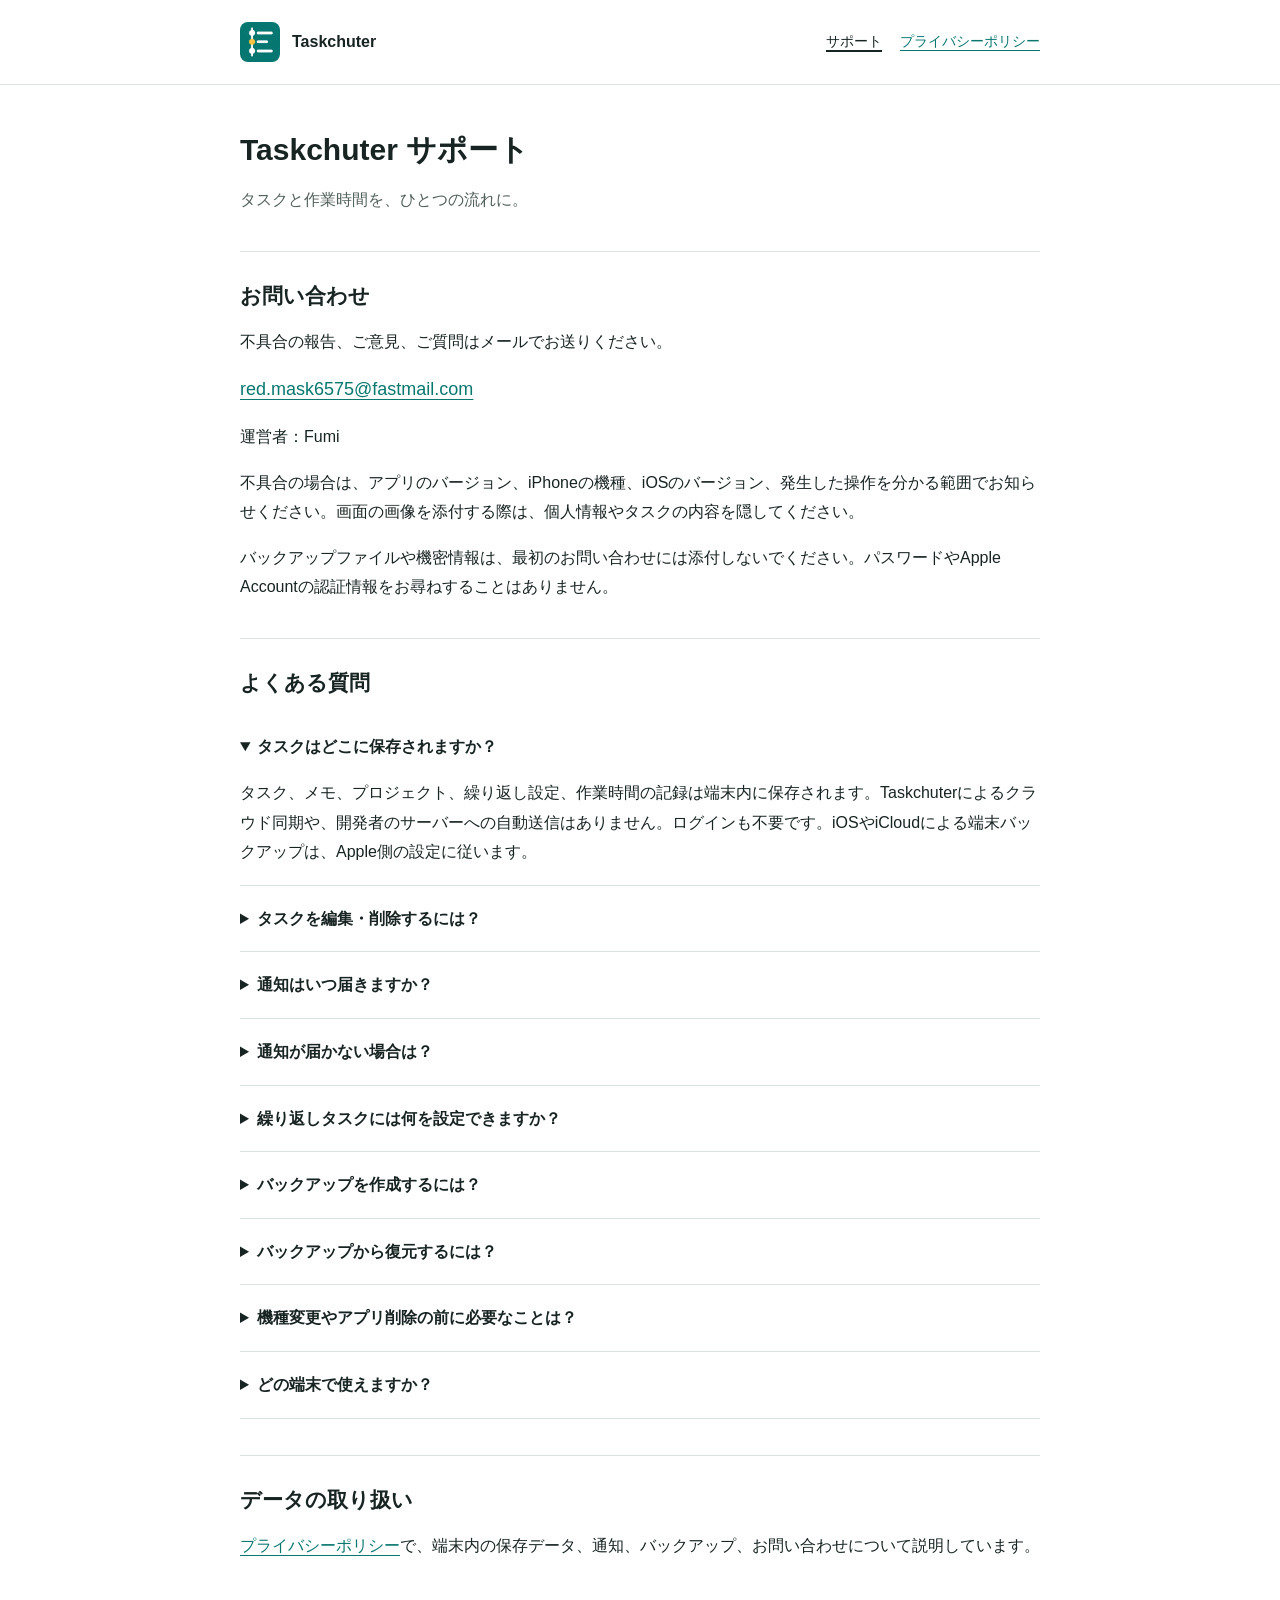
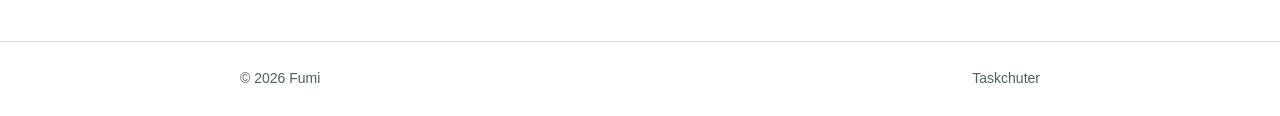
<file: index.html>
<!doctype html>
<html lang="ja">
<head>
  <meta charset="utf-8">
  <meta name="viewport" content="width=device-width, initial-scale=1">
  <meta name="description" content="Taskchuterの問い合わせ窓口と、通知・繰り返しタスク・バックアップに関するサポート情報。">
  <title>Taskchuter サポート</title>
  <link rel="icon" href="assets/app-icon.png">
  <link rel="stylesheet" href="styles.css">
</head>
<body>
  <header class="site-header">
    <div class="wrap header-inner">
      <a class="brand" href="index.html"><img src="assets/app-icon.png" alt="" width="40" height="40">Taskchuter</a>
      <nav aria-label="ページ"><a href="index.html" aria-current="page">サポート</a><a href="privacy/index.html">プライバシーポリシー</a></nav>
    </div>
  </header>
  <main class="wrap">
    <h1>Taskchuter サポート</h1>
    <p class="muted">タスクと作業時間を、ひとつの流れに。</p>
    <section aria-labelledby="contact">
      <h2 id="contact">お問い合わせ</h2>
      <p>不具合の報告、ご意見、ご質問はメールでお送りください。</p>
      <p class="contact-email"><a href="mailto:red.mask6575@fastmail.com?subject=Taskchuter%E3%81%AE%E5%95%8F%E3%81%84%E5%90%88%E3%82%8F%E3%81%9B">red.mask6575@fastmail.com</a></p>
      <p>運営者：Fumi</p>
      <p>不具合の場合は、アプリのバージョン、iPhoneの機種、iOSのバージョン、発生した操作を分かる範囲でお知らせください。画面の画像を添付する際は、個人情報やタスクの内容を隠してください。</p>
      <p>バックアップファイルや機密情報は、最初のお問い合わせには添付しないでください。パスワードやApple Accountの認証情報をお尋ねすることはありません。</p>
    </section>
    <section aria-labelledby="faq">
      <h2 id="faq">よくある質問</h2>
      <details open><summary>タスクはどこに保存されますか？</summary><p>タスク、メモ、プロジェクト、繰り返し設定、作業時間の記録は端末内に保存されます。Taskchuterによるクラウド同期や、開発者のサーバーへの自動送信はありません。ログインも不要です。iOSやiCloudによる端末バックアップは、Apple側の設定に従います。</p></details>
      <details><summary>タスクを編集・削除するには？</summary><p>タスクをタップすると編集画面が開きます。右上の削除アイコンから削除できます。一覧でタスクを右から左へスワイプして削除することもできます。スワイプ削除直後に「元に戻す」が表示されている間は取り消せます。</p></details>
      <details><summary>通知はいつ届きますか？</summary><p>タスクの開始時間に未来の時刻を入力すると、その時刻の通知を予約します。見積時間を設定したタスクを開始すると、実行時間が見積時間に達するタイミングで通知します。見積時間を入力しただけでは、経過時間の通知は始まりません。</p></details>
      <details><summary>通知が届かない場合は？</summary><p>iPhoneの「設定」でTaskchuterの通知許可と表示方法を確認してください。集中モードや通知の要約など、iOSの設定も影響します。繰り返しタスクは対象の日付を開いたときに作られるため、まだ開いていない日付の通知は予約されません。通知はiOSの上限に合わせて早い順から最大64件が予約され、アプリを使う際に更新されます。</p></details>
      <details><summary>繰り返しタスクには何を設定できますか？</summary><p>毎日、週の曜日指定（複数選択可）、月の日付指定に対応しています。繰り返し一覧の順番は、新しく作られる日ごとのタスクの並びに反映されます。すでに作られたタスクが、テンプレートの変更ですべて更新されるわけではありません。</p></details>
      <details><summary>バックアップを作成するには？</summary><p>画面下部の「バックアップ」から「バックアップを作成」を選び、共有メニューで保存先を選んでください。ファイルにはタスクやメモが含まれ、暗号化されません。第三者がアクセスできない安全な場所に保管してください。</p></details>
      <details><summary>バックアップから復元するには？</summary><p>「バックアップ」から「バックアップから復元」を選び、JSONファイルを指定してください。対応するバックアップは20MB以下です。復元すると現在の全データが置き換わり、復元前のコピーは自動作成されません。残したいデータは、先に別のバックアップとして保存してください。</p></details>
      <details><summary>機種変更やアプリ削除の前に必要なことは？</summary><p>アプリ内のバックアップ機能でファイルを作成し、アプリの外の安全な場所へ保存してください。新しい端末にTaskchuterをインストールし、そのファイルから復元できます。Taskchuterのクラウド同期で自動的に移行することはありません。バックアップがなければ、開発者がタスクを復元することはできません。</p></details>
      <details><summary>どの端末で使えますか？</summary><p>初回リリースはiOS 17.0以降のiPhone向けです。</p></details>
    </section>
    <section aria-labelledby="privacy-link"><h2 id="privacy-link">データの取り扱い</h2><p><a href="privacy/index.html">プライバシーポリシー</a>で、端末内の保存データ、通知、バックアップ、お問い合わせについて説明しています。</p></section>
  </main>
  <footer><div class="wrap footer-inner"><span>© 2026 Fumi</span><span>Taskchuter</span></div></footer>
</body>
</html>
</file>
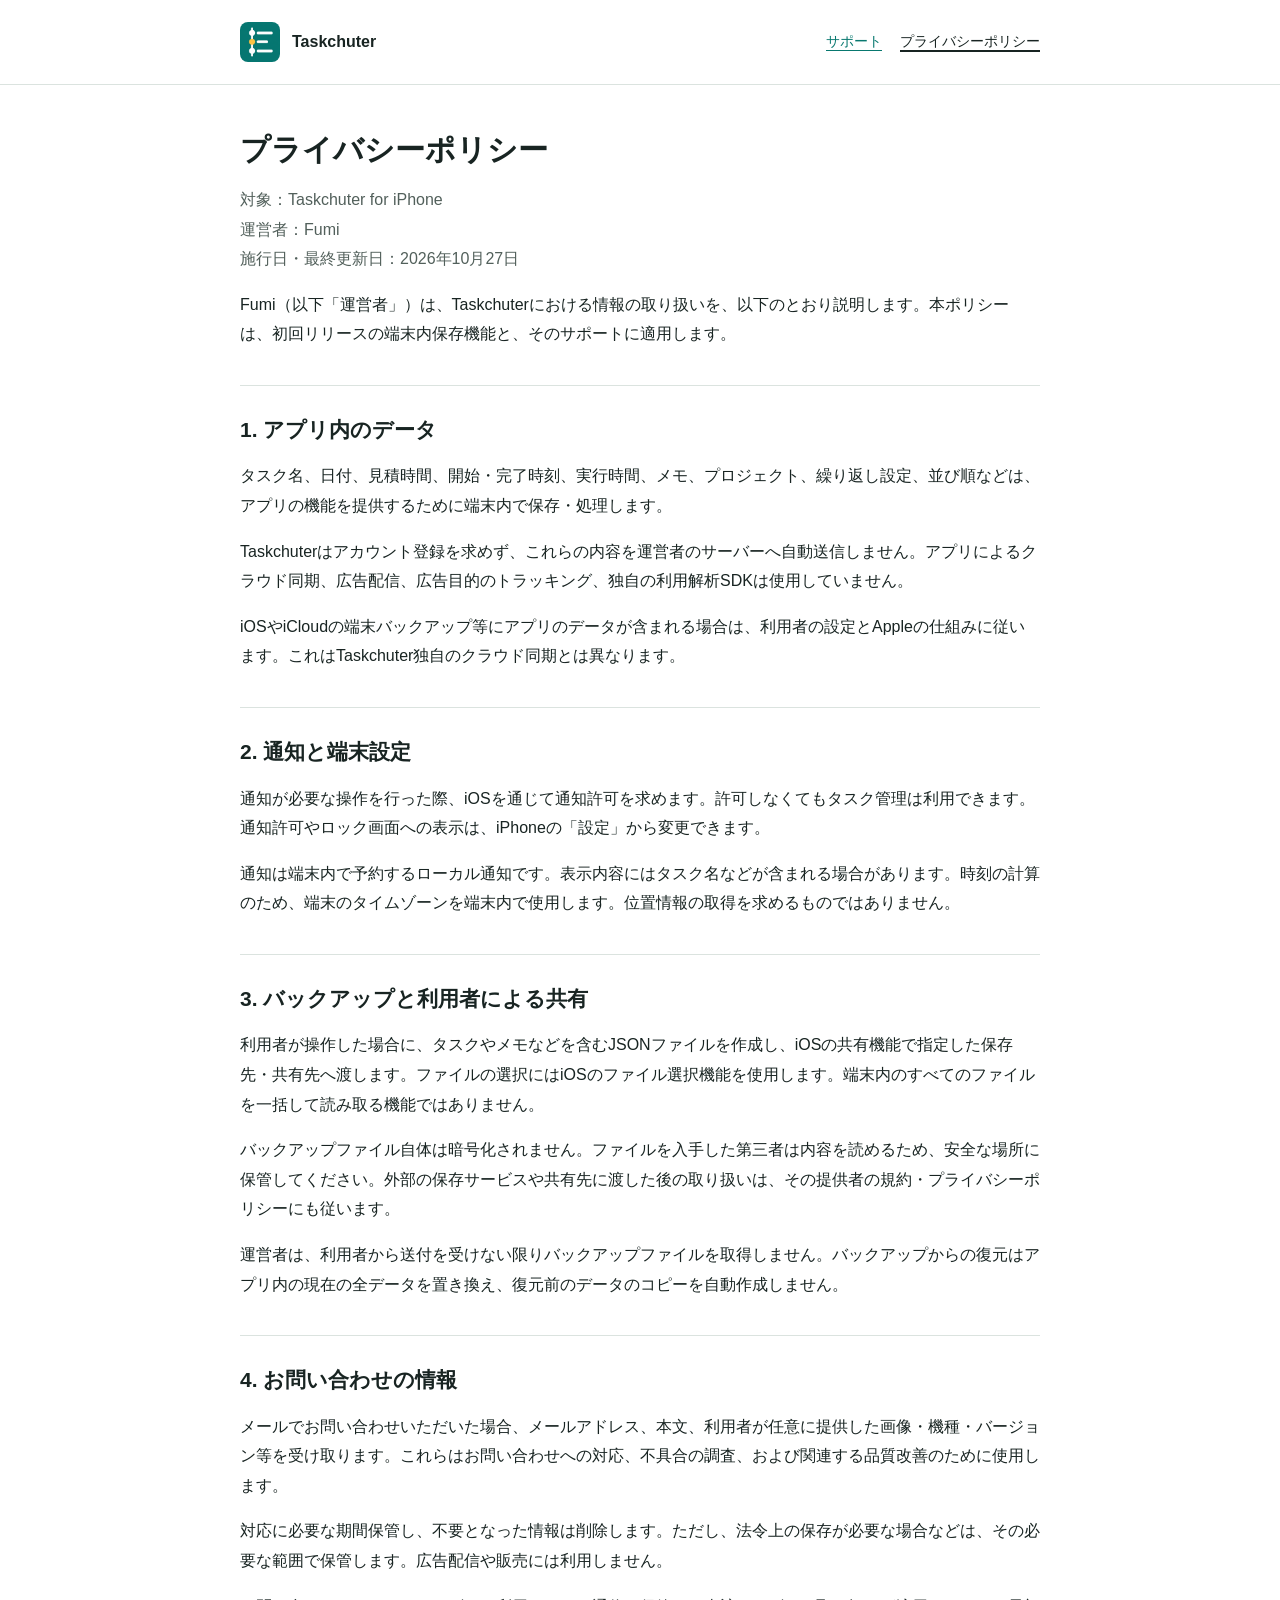
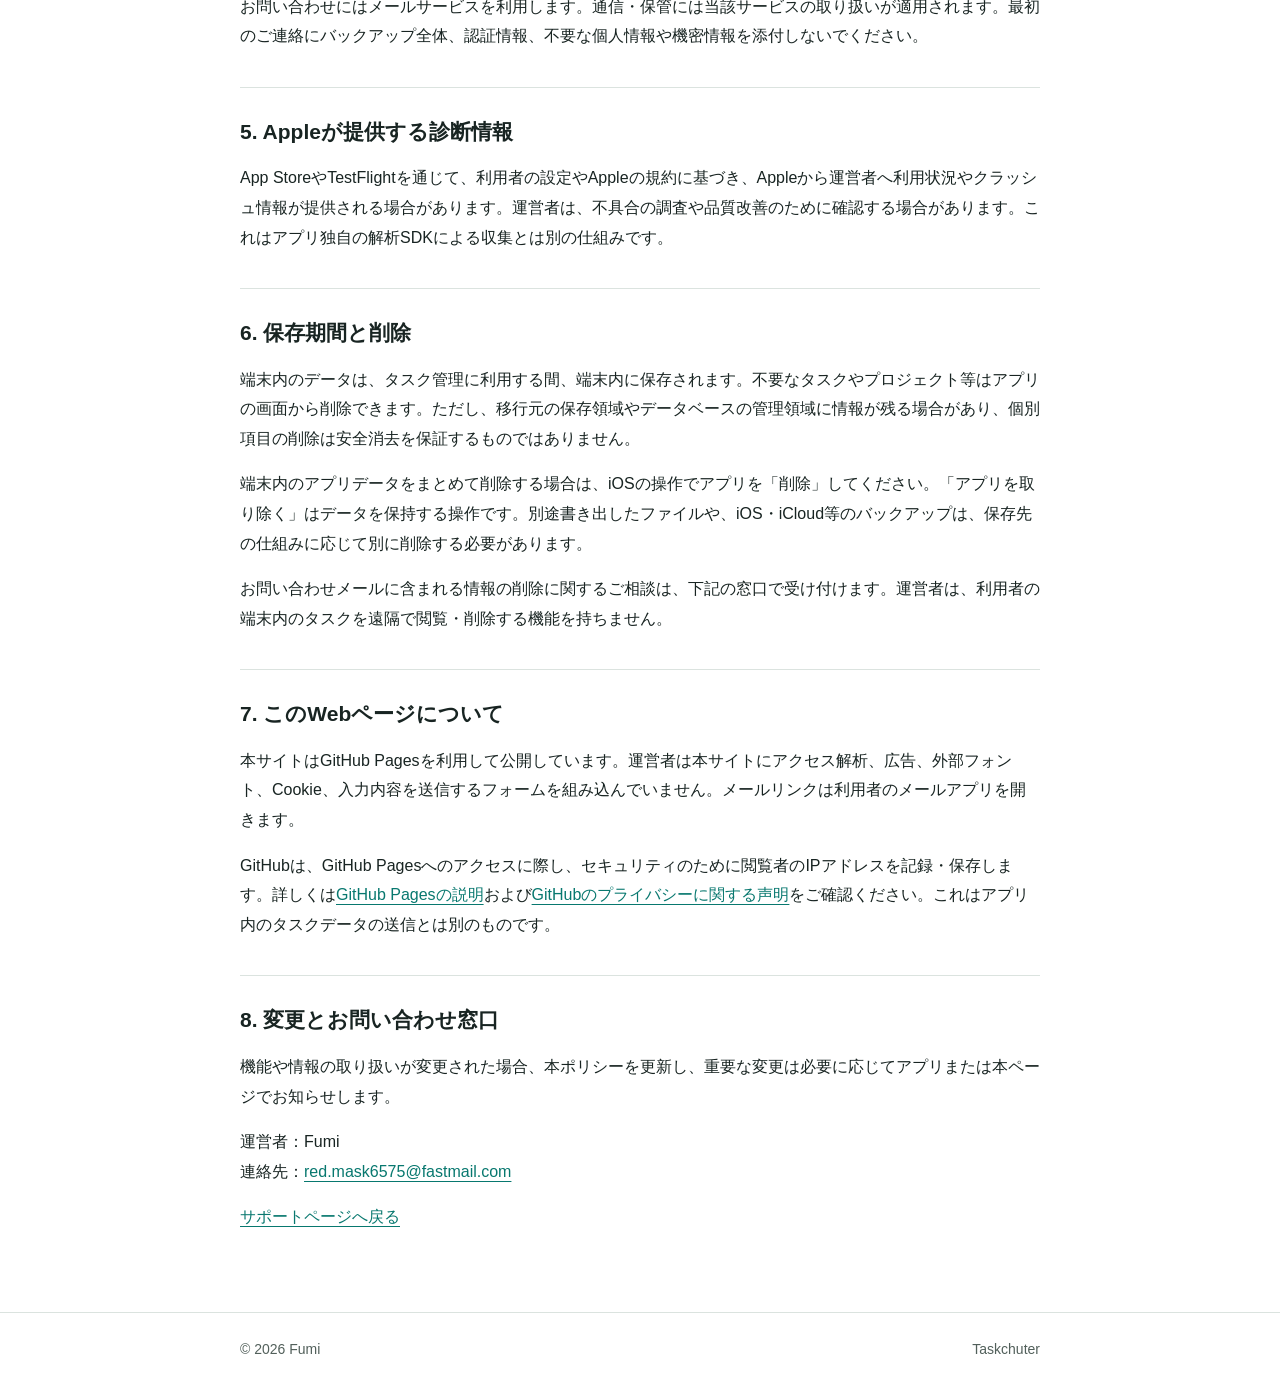
<file: privacy/index.html>
<!doctype html>
<html lang="ja">
<head>
  <meta charset="utf-8">
  <meta name="viewport" content="width=device-width, initial-scale=1">
  <meta name="description" content="Taskchuterにおける端末内データ、通知、バックアップ、お問い合わせの情報の取り扱い。">
  <title>プライバシーポリシー | Taskchuter</title>
  <link rel="icon" href="../assets/app-icon.png">
  <link rel="stylesheet" href="../styles.css">
</head>
<body>
  <header class="site-header">
    <div class="wrap header-inner">
      <a class="brand" href="../index.html"><img src="../assets/app-icon.png" alt="" width="40" height="40">Taskchuter</a>
      <nav aria-label="ページ"><a href="../index.html">サポート</a><a href="index.html" aria-current="page">プライバシーポリシー</a></nav>
    </div>
  </header>
  <main class="wrap">
    <h1>プライバシーポリシー</h1>
    <p class="muted">対象：Taskchuter for iPhone<br>運営者：Fumi<br>施行日・最終更新日：2026年10月27日</p>
    <p>Fumi（以下「運営者」）は、Taskchuterにおける情報の取り扱いを、以下のとおり説明します。本ポリシーは、初回リリースの端末内保存機能と、そのサポートに適用します。</p>
    <section aria-labelledby="local"><h2 id="local">1. アプリ内のデータ</h2><p>タスク名、日付、見積時間、開始・完了時刻、実行時間、メモ、プロジェクト、繰り返し設定、並び順などは、アプリの機能を提供するために端末内で保存・処理します。</p><p>Taskchuterはアカウント登録を求めず、これらの内容を運営者のサーバーへ自動送信しません。アプリによるクラウド同期、広告配信、広告目的のトラッキング、独自の利用解析SDKは使用していません。</p><p>iOSやiCloudの端末バックアップ等にアプリのデータが含まれる場合は、利用者の設定とAppleの仕組みに従います。これはTaskchuter独自のクラウド同期とは異なります。</p></section>
    <section aria-labelledby="notifications"><h2 id="notifications">2. 通知と端末設定</h2><p>通知が必要な操作を行った際、iOSを通じて通知許可を求めます。許可しなくてもタスク管理は利用できます。通知許可やロック画面への表示は、iPhoneの「設定」から変更できます。</p><p>通知は端末内で予約するローカル通知です。表示内容にはタスク名などが含まれる場合があります。時刻の計算のため、端末のタイムゾーンを端末内で使用します。位置情報の取得を求めるものではありません。</p></section>
    <section aria-labelledby="backups"><h2 id="backups">3. バックアップと利用者による共有</h2><p>利用者が操作した場合に、タスクやメモなどを含むJSONファイルを作成し、iOSの共有機能で指定した保存先・共有先へ渡します。ファイルの選択にはiOSのファイル選択機能を使用します。端末内のすべてのファイルを一括して読み取る機能ではありません。</p><p>バックアップファイル自体は暗号化されません。ファイルを入手した第三者は内容を読めるため、安全な場所に保管してください。外部の保存サービスや共有先に渡した後の取り扱いは、その提供者の規約・プライバシーポリシーにも従います。</p><p>運営者は、利用者から送付を受けない限りバックアップファイルを取得しません。バックアップからの復元はアプリ内の現在の全データを置き換え、復元前のデータのコピーを自動作成しません。</p></section>
    <section aria-labelledby="contact"><h2 id="contact">4. お問い合わせの情報</h2><p>メールでお問い合わせいただいた場合、メールアドレス、本文、利用者が任意に提供した画像・機種・バージョン等を受け取ります。これらはお問い合わせへの対応、不具合の調査、および関連する品質改善のために使用します。</p><p>対応に必要な期間保管し、不要となった情報は削除します。ただし、法令上の保存が必要な場合などは、その必要な範囲で保管します。広告配信や販売には利用しません。</p><p>お問い合わせにはメールサービスを利用します。通信・保管には当該サービスの取り扱いが適用されます。最初のご連絡にバックアップ全体、認証情報、不要な個人情報や機密情報を添付しないでください。</p></section>
    <section aria-labelledby="apple"><h2 id="apple">5. Appleが提供する診断情報</h2><p>App StoreやTestFlightを通じて、利用者の設定やAppleの規約に基づき、Appleから運営者へ利用状況やクラッシュ情報が提供される場合があります。運営者は、不具合の調査や品質改善のために確認する場合があります。これはアプリ独自の解析SDKによる収集とは別の仕組みです。</p></section>
    <section aria-labelledby="deletion"><h2 id="deletion">6. 保存期間と削除</h2><p>端末内のデータは、タスク管理に利用する間、端末内に保存されます。不要なタスクやプロジェクト等はアプリの画面から削除できます。ただし、移行元の保存領域やデータベースの管理領域に情報が残る場合があり、個別項目の削除は安全消去を保証するものではありません。</p><p>端末内のアプリデータをまとめて削除する場合は、iOSの操作でアプリを「削除」してください。「アプリを取り除く」はデータを保持する操作です。別途書き出したファイルや、iOS・iCloud等のバックアップは、保存先の仕組みに応じて別に削除する必要があります。</p><p>お問い合わせメールに含まれる情報の削除に関するご相談は、下記の窓口で受け付けます。運営者は、利用者の端末内のタスクを遠隔で閲覧・削除する機能を持ちません。</p></section>
    <section aria-labelledby="website"><h2 id="website">7. このWebページについて</h2><p>本サイトはGitHub Pagesを利用して公開しています。運営者は本サイトにアクセス解析、広告、外部フォント、Cookie、入力内容を送信するフォームを組み込んでいません。メールリンクは利用者のメールアプリを開きます。</p><p>GitHubは、GitHub Pagesへのアクセスに際し、セキュリティのために閲覧者のIPアドレスを記録・保存します。詳しくは<a href="https://docs.github.com/en/pages/getting-started-with-github-pages/what-is-github-pages">GitHub Pagesの説明</a>および<a href="https://docs.github.com/en/site-policy/privacy-policies/github-general-privacy-statement">GitHubのプライバシーに関する声明</a>をご確認ください。これはアプリ内のタスクデータの送信とは別のものです。</p></section>
    <section aria-labelledby="updates"><h2 id="updates">8. 変更とお問い合わせ窓口</h2><p>機能や情報の取り扱いが変更された場合、本ポリシーを更新し、重要な変更は必要に応じてアプリまたは本ページでお知らせします。</p><p>運営者：Fumi<br>連絡先：<a href="mailto:red.mask6575@fastmail.com">red.mask6575@fastmail.com</a></p><p><a href="../index.html">サポートページへ戻る</a></p></section>
  </main>
  <footer><div class="wrap footer-inner"><span>© 2026 Fumi</span><span>Taskchuter</span></div></footer>
</body>
</html>
</file>
<file: styles.css>
:root {
  color-scheme: light;
  --ink: #182422;
  --secondary: #52605b;
  --paper: #ffffff;
  --line: #dbe3df;
  --brand: #08786f;
  --notice: #8a3a38;
}
* { box-sizing: border-box; }
body { margin: 0; background: var(--paper); color: var(--ink); font-family: -apple-system, BlinkMacSystemFont, "Hiragino Kaku Gothic ProN", "Noto Sans JP", sans-serif; font-size: 16px; line-height: 1.85; letter-spacing: 0; }
a { color: var(--brand); text-underline-offset: 4px; overflow-wrap: anywhere; }
a:hover { text-decoration-thickness: 2px; }
a:focus-visible, summary:focus-visible { outline: 3px solid var(--brand); outline-offset: 5px; }
.wrap { width: min(100% - 40px, 800px); margin-inline: auto; }
.site-header { border-bottom: 1px solid var(--line); }
.header-inner { display: flex; flex-wrap: wrap; align-items: center; justify-content: space-between; gap: 16px; padding-block: 22px; }
.brand { display: inline-flex; align-items: center; gap: 12px; color: var(--ink); font-weight: 600; text-decoration: none; }
.brand img { width: 40px; height: 40px; border-radius: 8px; }
nav { display: flex; flex-wrap: wrap; gap: 18px; font-size: 14px; }
nav a[aria-current="page"] { color: var(--ink); text-decoration-thickness: 2px; }
main { padding-block: 44px 64px; }
h1 { font-size: 30px; line-height: 1.4; margin: 0 0 14px; overflow-wrap: anywhere; }
h2 { font-size: 21px; line-height: 1.5; margin: 0 0 16px; }
h3 { font-size: 17px; line-height: 1.6; margin: 28px 0 8px; }
p { margin: 0 0 16px; }
section { margin-top: 36px; padding-top: 28px; border-top: 1px solid var(--line); }
ul, ol { margin: 0 0 18px; padding-left: 24px; }
li + li { margin-top: 8px; }
.muted { color: var(--secondary); }
.draft { color: var(--notice); font-size: 14px; margin-bottom: 24px; }
.contact-email { font-size: 18px; }
details { padding-block: 18px; border-bottom: 1px solid var(--line); }
summary { font-weight: 600; cursor: pointer; }
details p { margin: 16px 0 0; }
footer { border-top: 1px solid var(--line); padding-block: 24px; color: var(--secondary); font-size: 14px; }
.footer-inner { display: flex; flex-wrap: wrap; justify-content: space-between; gap: 12px; }
@media (max-width: 420px) {
  .wrap { width: calc(100% - 32px); }
  .header-inner { align-items: flex-start; }
  nav { width: 100%; gap: 16px; }
  h1 { font-size: 26px; }
  main { padding-top: 32px; }
}
</file>
